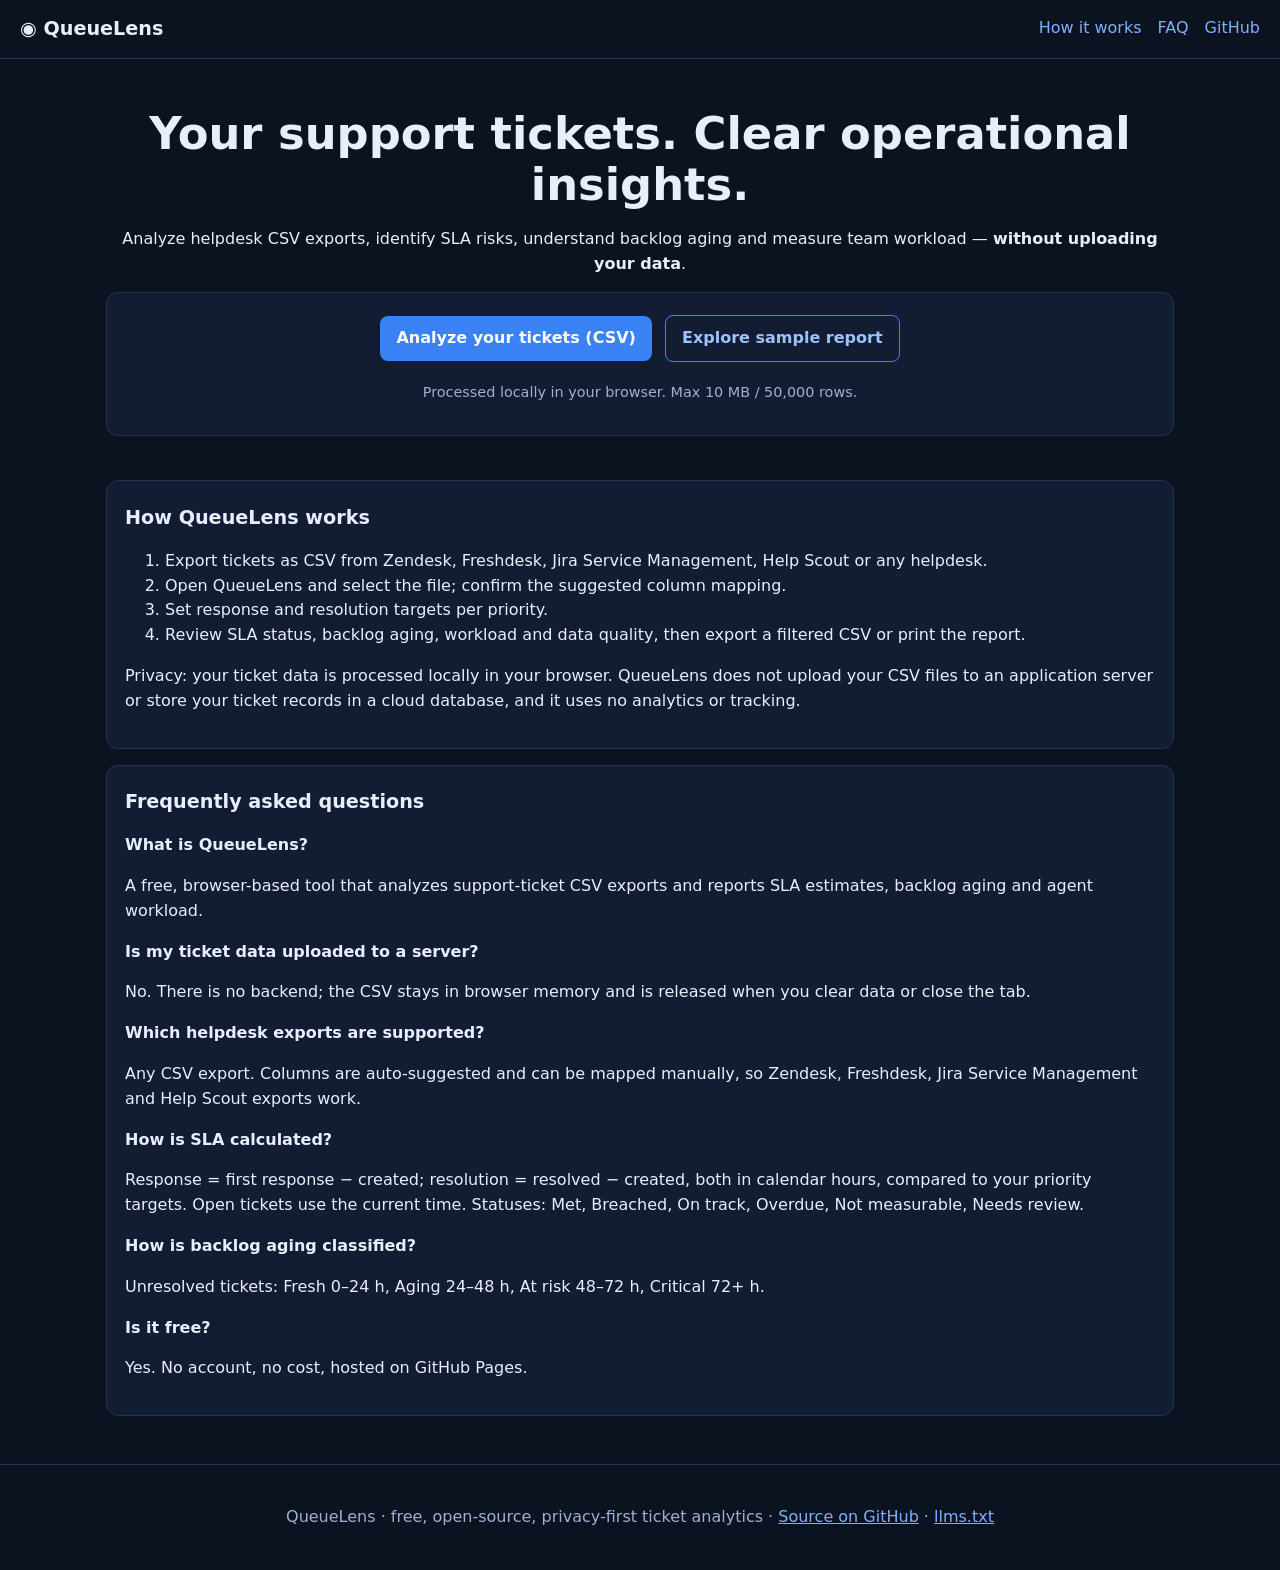
<file: index.html>
<!DOCTYPE html>
<html lang="en">
<head>
<meta charset="utf-8">
<meta name="viewport" content="width=device-width, initial-scale=1">
<title>QueueLens – Free Support Ticket SLA &amp; Backlog Analyzer (CSV)</title>
<meta name="description" content="Free, private browser tool that analyzes helpdesk CSV exports: SLA breaches, backlog aging and agent workload. Works with Zendesk, Freshdesk and Jira. No upload.">
<meta name="keywords" content="support ticket analyzer, SLA calculator, helpdesk CSV analysis, ticket backlog report, first response time, resolution time, agent workload, Zendesk CSV export, Freshdesk report, customer support analytics, free SLA report, privacy-first analytics">
<meta name="author" content="MANayab">
<meta name="robots" content="index, follow, max-snippet:-1, max-image-preview:large, max-video-preview:-1">
<meta name="theme-color" content="#0b1730">
<link rel="canonical" href="https://manayab.github.io/Queue-Lens/">
<link rel="icon" href="favicon.svg" type="image/svg+xml">
<link rel="sitemap" type="application/xml" href="sitemap.xml">
<meta property="og:type" content="website">
<meta property="og:site_name" content="QueueLens">
<meta property="og:title" content="QueueLens – Free Support Ticket SLA &amp; Backlog Analyzer">
<meta property="og:description" content="Turn ticket CSV exports into SLA, backlog and workload reports. 100% in your browser – your data is never uploaded.">
<meta property="og:url" content="https://manayab.github.io/Queue-Lens/">
<meta property="og:image" content="https://manayab.github.io/Queue-Lens/og-image.png">
<meta property="og:image:width" content="1200"><meta property="og:image:height" content="630">
<meta property="og:image:alt" content="QueueLens support ticket analytics">
<meta property="og:locale" content="en_US">
<meta name="twitter:card" content="summary_large_image">
<meta name="twitter:title" content="QueueLens – Free Support Ticket SLA &amp; Backlog Analyzer">
<meta name="twitter:description" content="Private, browser-based SLA, backlog aging and workload reports from helpdesk CSV exports.">
<meta name="twitter:image" content="https://manayab.github.io/Queue-Lens/og-image.png">
<link rel="alternate" type="text/plain" href="llms.txt" title="LLM summary">
<script type="application/ld+json">
{"@context":"https://schema.org","@graph":[
{"@type":"WebSite","@id":"https://manayab.github.io/Queue-Lens/#site","name":"QueueLens","url":"https://manayab.github.io/Queue-Lens/","inLanguage":"en"},
{"@type":"WebApplication","@id":"https://manayab.github.io/Queue-Lens/#app","name":"QueueLens","url":"https://manayab.github.io/Queue-Lens/","applicationCategory":"BusinessApplication","applicationSubCategory":"Customer Support Analytics","operatingSystem":"Any (modern web browser)","browserRequirements":"Requires JavaScript","isAccessibleForFree":true,"offers":{"@type":"Offer","price":"0","priceCurrency":"USD"},"description":"Free browser-based analyzer that turns helpdesk ticket CSV exports into SLA estimates, backlog aging, agent workload and data-quality reports without uploading data.","featureList":["CSV import with column mapping","Duplicate and invalid timestamp detection","Backlog aging buckets","Calendar-hour SLA estimates by priority","Agent workload indicators","Filtered CSV export with formula-injection protection","Printable management report","Local-only processing"],"author":{"@type":"Person","name":"MANayab","url":"https://github.com/MANayab"},"sameAs":["https://github.com/MANayab/Queue-Lens"]},
{"@type":"FAQPage","mainEntity":[
{"@type":"Question","name":"What is QueueLens?","acceptedAnswer":{"@type":"Answer","text":"QueueLens is a free, browser-based tool that analyzes support-ticket CSV exports and reports SLA estimates, backlog aging and agent workload."}},
{"@type":"Question","name":"Is my ticket data uploaded to a server?","acceptedAnswer":{"@type":"Answer","text":"No. QueueLens has no backend. Your CSV is processed in your browser memory and is not stored or transmitted."}},
{"@type":"Question","name":"Which helpdesk exports does QueueLens support?","acceptedAnswer":{"@type":"Answer","text":"Any CSV export, including Zendesk, Freshdesk, Jira Service Management and Help Scout, because you can map columns manually."}},
{"@type":"Question","name":"How does QueueLens calculate SLA?","acceptedAnswer":{"@type":"Answer","text":"It subtracts the created timestamp from the first-response or resolved timestamp in calendar hours and compares the result with your priority targets. Open tickets use the current time. Results are estimates, not official helpdesk SLA values."}},
{"@type":"Question","name":"How are backlog ages classified?","acceptedAnswer":{"@type":"Answer","text":"Unresolved tickets are Fresh (0-24 hours), Aging (24-48), At risk (48-72) or Critical (72+ hours) based on creation time."}},
{"@type":"Question","name":"Is QueueLens free?","acceptedAnswer":{"@type":"Answer","text":"Yes. It is free, requires no account and is hosted as a static site on GitHub Pages."}}]}]}
</script>
<link rel="stylesheet" href="style.css">
</head>
<body>
<header class="top"><a class="logo" href="./">◉ QueueLens</a><nav><a href="#how">How it works</a><a href="#faq">FAQ</a><a href="https://github.com/MANayab/Queue-Lens">GitHub</a></nav></header>
<main>
<section class="hero">
<h1>Your support tickets. Clear operational insights.</h1>
<p>Analyze helpdesk CSV exports, identify SLA risks, understand backlog aging and measure team workload — <strong>without uploading your data</strong>.</p>
<div id="upload" class="card">
<label class="btn" for="file">Analyze your tickets (CSV)</label>
<input id="file" type="file" accept=".csv,text/csv" hidden>
<button id="sampleBtn" class="btn ghost" type="button">Explore sample report</button>
<p id="msg" role="status" class="muted">Processed locally in your browser. Max 10 MB / 50,000 rows.</p>
<noscript><p class="warn">QueueLens needs JavaScript enabled to analyze files locally.</p></noscript>
</div>
</section>

<section id="map" class="card" hidden>
<h2>Map your columns</h2>
<p class="muted">We suggested matches. Ticket ID and Created are required. Never guessed: confirm your date format.</p>
<div id="mapGrid" class="grid"></div>
<label>Date format <select id="dfmt"><option value="iso">ISO (2026-03-31 14:05)</option><option value="dmy">DD/MM/YYYY</option><option value="mdy">MM/DD/YYYY</option></select></label>
<button id="go" class="btn" type="button">Build report</button>
</section>

<section id="dash" hidden>
<div class="bar">
<select id="fs" aria-label="Status"></select><select id="fp" aria-label="Priority"></select><select id="fa" aria-label="Assignee"></select>
<input id="q" type="search" placeholder="Search ticket ID…" aria-label="Search">
<button id="exp" class="btn" type="button">Export CSV</button><button id="prt" class="btn ghost" type="button">Print report</button><button id="clr" class="btn ghost" type="button">Clear data</button>
</div>
<p class="muted">Reference time: <span id="ref"></span>. Figures are <strong>QueueLens estimates</strong> in calendar hours: no business hours, holidays, pending-clock pauses or SLA-cycle reconstruction. Not official Zendesk/Freshdesk SLA values.</p>
<div id="kpis" class="kpis"></div>
<div class="two">
<div class="card"><h2>Backlog aging</h2><div id="age"></div></div>
<div class="card"><h2>SLA targets (hours)</h2><div id="slaCfg"></div></div>
</div>
<div class="card"><h2>SLA results</h2><div class="scroll" id="sla"></div></div>
<div class="card"><h2>Team workload</h2><p class="muted">Workload indicators only, not performance rankings: counts ignore complexity and quality.</p><div class="scroll" id="work"></div></div>
<div class="card"><h2>Data quality</h2><div id="qual"></div></div>
<div class="card"><h2>Tickets <small id="cnt" class="muted"></small></h2><div class="scroll" id="tbl"></div></div>
</section>

<section id="how" class="card"><h2>How QueueLens works</h2>
<ol><li>Export tickets as CSV from Zendesk, Freshdesk, Jira Service Management, Help Scout or any helpdesk.</li><li>Open QueueLens and select the file; confirm the suggested column mapping.</li><li>Set response and resolution targets per priority.</li><li>Review SLA status, backlog aging, workload and data quality, then export a filtered CSV or print the report.</li></ol>
<p>Privacy: your ticket data is processed locally in your browser. QueueLens does not upload your CSV files to an application server or store your ticket records in a cloud database, and it uses no analytics or tracking.</p></section>

<section id="faq" class="card"><h2>Frequently asked questions</h2>
<h3>What is QueueLens?</h3><p>A free, browser-based tool that analyzes support-ticket CSV exports and reports SLA estimates, backlog aging and agent workload.</p>
<h3>Is my ticket data uploaded to a server?</h3><p>No. There is no backend; the CSV stays in browser memory and is released when you clear data or close the tab.</p>
<h3>Which helpdesk exports are supported?</h3><p>Any CSV export. Columns are auto-suggested and can be mapped manually, so Zendesk, Freshdesk, Jira Service Management and Help Scout exports work.</p>
<h3>How is SLA calculated?</h3><p>Response = first response − created; resolution = resolved − created, both in calendar hours, compared to your priority targets. Open tickets use the current time. Statuses: Met, Breached, On track, Overdue, Not measurable, Needs review.</p>
<h3>How is backlog aging classified?</h3><p>Unresolved tickets: Fresh 0–24 h, Aging 24–48 h, At risk 48–72 h, Critical 72+ h.</p>
<h3>Is it free?</h3><p>Yes. No account, no cost, hosted on GitHub Pages.</p></section>
</main>
<footer><p>QueueLens · free, open-source, privacy-first ticket analytics · <a href="https://github.com/MANayab/Queue-Lens">Source on GitHub</a> · <a href="llms.txt">llms.txt</a></p></footer>
<script src="app.js" defer></script>
</body>
</html>
</file>
<file: style.css>
:root{--bg:#0b1220;--card:#121c33;--ink:#e8eefc;--mut:#9fb0d0;--acc:#3b82f6;--g:#22c55e;--a:#f59e0b;--r:#ef4444;--bd:#24324f}
*{box-sizing:border-box}body{margin:0;background:var(--bg);color:var(--ink);font:16px/1.55 Inter,system-ui,-apple-system,Segoe UI,Roboto,sans-serif}
a{color:#7fb0ff}main{max-width:1100px;margin:auto;padding:0 16px 32px}
.top{display:flex;justify-content:space-between;align-items:center;padding:14px 20px;border-bottom:1px solid var(--bd)}.top nav a{margin-left:16px;text-decoration:none}.logo{font-weight:700;color:var(--ink);text-decoration:none;font-size:1.2rem}
.hero{text-align:center;padding:40px 0 12px}h1{font-size:clamp(1.8rem,5vw,2.8rem);line-height:1.15;margin:.2em 0}h2{margin:.2em 0 .6em;font-size:1.2rem}h3{margin:1em 0 .2em;font-size:1rem}
.card{background:var(--card);border:1px solid var(--bd);border-radius:12px;padding:18px;margin:16px 0}
.btn{display:inline-block;background:var(--acc);color:#fff;border:0;border-radius:8px;padding:10px 16px;font:inherit;font-weight:600;cursor:pointer;margin:4px}.btn.ghost{background:transparent;border:1px solid var(--acc);color:#9cc2ff}
.muted{color:var(--mut);font-size:.9rem}.warn{color:var(--a)}
select,input[type=search],input[type=number]{background:#0d1629;color:var(--ink);border:1px solid var(--bd);border-radius:8px;padding:8px;font:inherit;max-width:100%}
.grid{display:grid;grid-template-columns:repeat(auto-fit,minmax(200px,1fr));gap:10px;margin:12px 0}.grid label{display:flex;flex-direction:column;gap:4px;font-size:.85rem;color:var(--mut)}
.bar{display:flex;flex-wrap:wrap;gap:8px;align-items:center;margin-top:16px}
.kpis{display:grid;grid-template-columns:repeat(auto-fit,minmax(150px,1fr));gap:12px}.k{background:var(--card);border:1px solid var(--bd);border-radius:12px;padding:14px}.k b{display:block;font-size:1.6rem}.k span{color:var(--mut);font-size:.85rem}
.two{display:grid;grid-template-columns:repeat(auto-fit,minmax(300px,1fr));gap:16px}.two .card{margin:16px 0}
.scroll{overflow-x:auto}table{border-collapse:collapse;width:100%;font-size:.88rem}th,td{padding:6px 10px;border-bottom:1px solid var(--bd);text-align:left;white-space:nowrap}th{color:var(--mut)}
.row{display:flex;align-items:center;gap:8px;margin:6px 0}.row i{display:block;height:14px;background:var(--acc);border-radius:4px;min-width:2px}.row span{min-width:90px}
.c{padding:2px 8px;border-radius:99px;font-size:.78rem;background:#3a2c0a;color:#fbbf24}.c.g{background:#0f3a22;color:#4ade80}.c.b{background:#10294f;color:#7fb0ff}.c.r{background:#4a1515;color:#f87171}
footer{text-align:center;color:var(--mut);padding:24px;border-top:1px solid var(--bd)}
@media print{.top,.bar,#upload,#map,#how,#faq,footer,#tbl{display:none!important}body{background:#fff;color:#000}.card,.k{background:#fff;border-color:#bbb}.muted,th,.k span{color:#333}}
</file>
